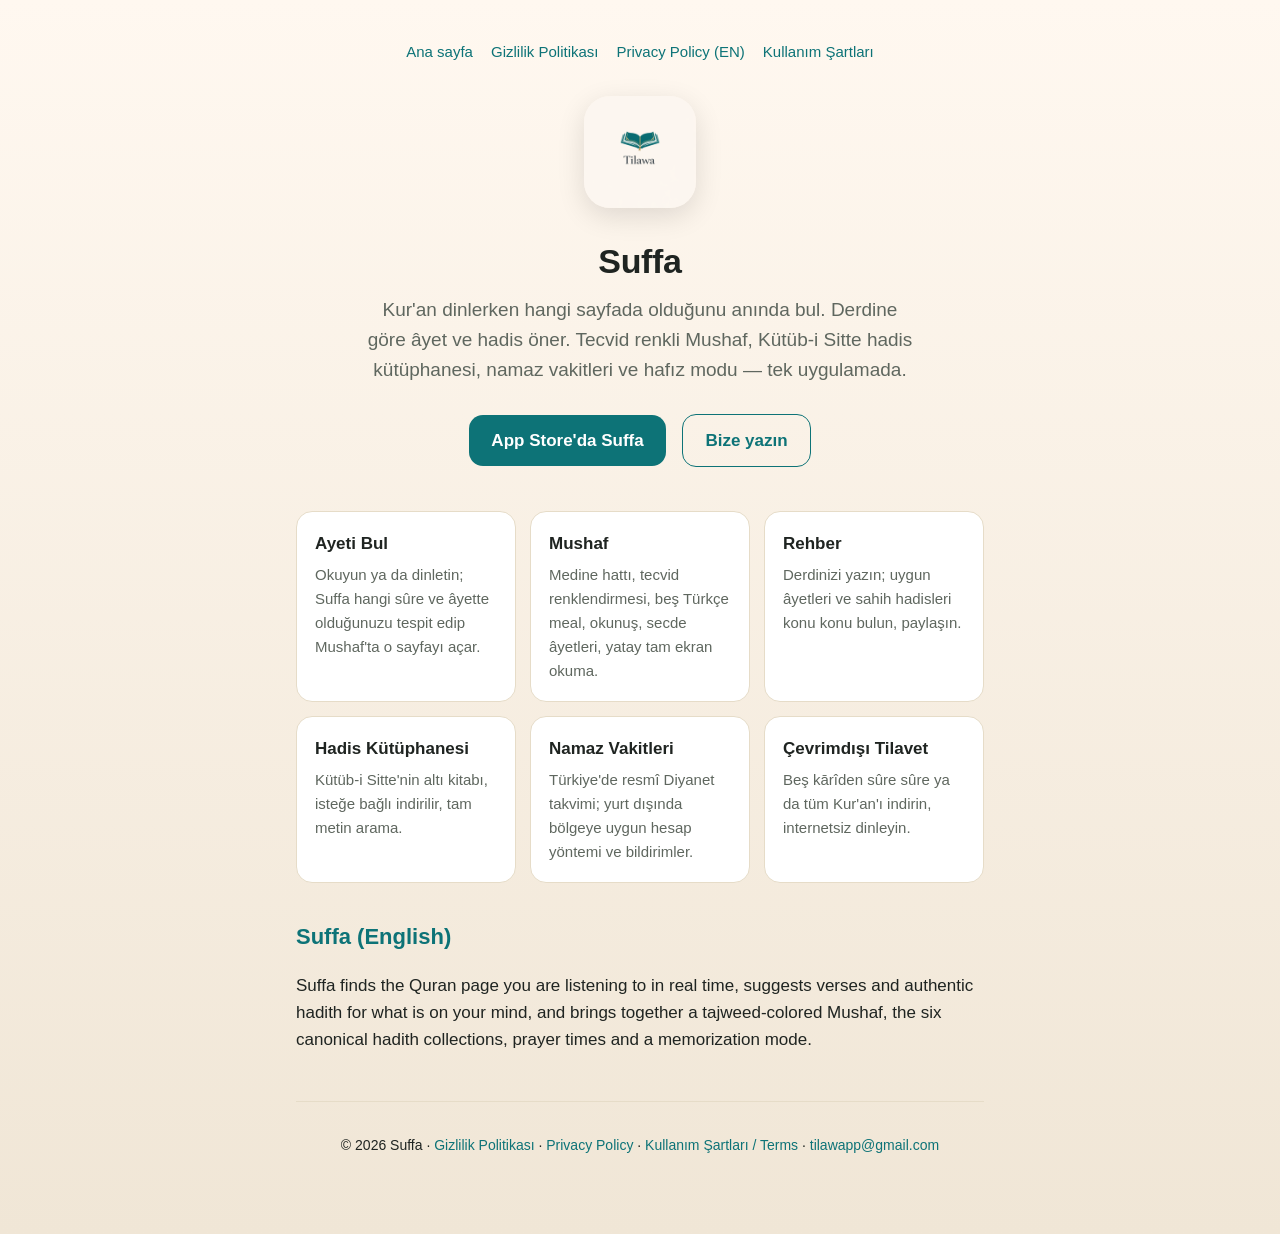
<file: index.html>
<!doctype html>
<html lang="tr">
<head>
<meta charset="utf-8">
<meta name="viewport" content="width=device-width, initial-scale=1">
<title>Suffa — Kur'an Sayfa Bulucu</title>
<meta name="description" content="Suffa: Kur'an dinlerken hangi sayfada olduğunu anında bul. Mushaf, tecvid, meal, hadis kütüphanesi, namaz vakitleri ve hafız modu.">
<link rel="icon" href="icon-256.png">
<link rel="stylesheet" href="style.css">
</head>
<body>
<div class="wrap">
  <nav class="top">
    <a href="index.html">Ana sayfa</a>
    <a href="privacy.html">Gizlilik Politikası</a>
    <a href="privacy.html#en">Privacy Policy (EN)</a>
    <a href="terms.html">Kullanım Şartları</a>
  </nav>

  <header class="hero">
    <img src="icon-256.png" alt="Suffa uygulama simgesi">
    <h1>Suffa</h1>
    <p class="lead">Kur'an dinlerken hangi sayfada olduğunu anında bul. Derdine göre âyet ve hadis öner. Tecvid renkli Mushaf, Kütüb-i Sitte hadis kütüphanesi, namaz vakitleri ve hafız modu — tek uygulamada.</p>
    <a class="cta" href="https://apps.apple.com/app/id6788907208">App Store'da Suffa</a>
    <a class="cta secondary" href="mailto:tilawapp@gmail.com">Bize yazın</a>
  </header>

  <section class="grid">
    <div class="card"><h3>Ayeti Bul</h3><p>Okuyun ya da dinletin; Suffa hangi sûre ve âyette olduğunuzu tespit edip Mushaf'ta o sayfayı açar.</p></div>
    <div class="card"><h3>Mushaf</h3><p>Medine hattı, tecvid renklendirmesi, beş Türkçe meal, okunuş, secde âyetleri, yatay tam ekran okuma.</p></div>
    <div class="card"><h3>Rehber</h3><p>Derdinizi yazın; uygun âyetleri ve sahih hadisleri konu konu bulun, paylaşın.</p></div>
    <div class="card"><h3>Hadis Kütüphanesi</h3><p>Kütüb-i Sitte'nin altı kitabı, isteğe bağlı indirilir, tam metin arama.</p></div>
    <div class="card"><h3>Namaz Vakitleri</h3><p>Türkiye'de resmî Diyanet takvimi; yurt dışında bölgeye uygun hesap yöntemi ve bildirimler.</p></div>
    <div class="card"><h3>Çevrimdışı Tilavet</h3><p>Beş kārîden sûre sûre ya da tüm Kur'an'ı indirin, internetsiz dinleyin.</p></div>
  </section>

  <h2 id="en">Suffa (English)</h2>
  <p>Suffa finds the Quran page you are listening to in real time, suggests verses and authentic hadith for what is on your mind, and brings together a tajweed-colored Mushaf, the six canonical hadith collections, prayer times and a memorization mode.</p>

  <footer>
    <p>© 2026 Suffa · <a href="privacy.html">Gizlilik Politikası</a> · <a href="privacy.html#en">Privacy Policy</a> · <a href="terms.html">Kullanım Şartları / Terms</a> · <a href="mailto:tilawapp@gmail.com">tilawapp@gmail.com</a></p>
  </footer>
</div>
</body>
</html>
</file>
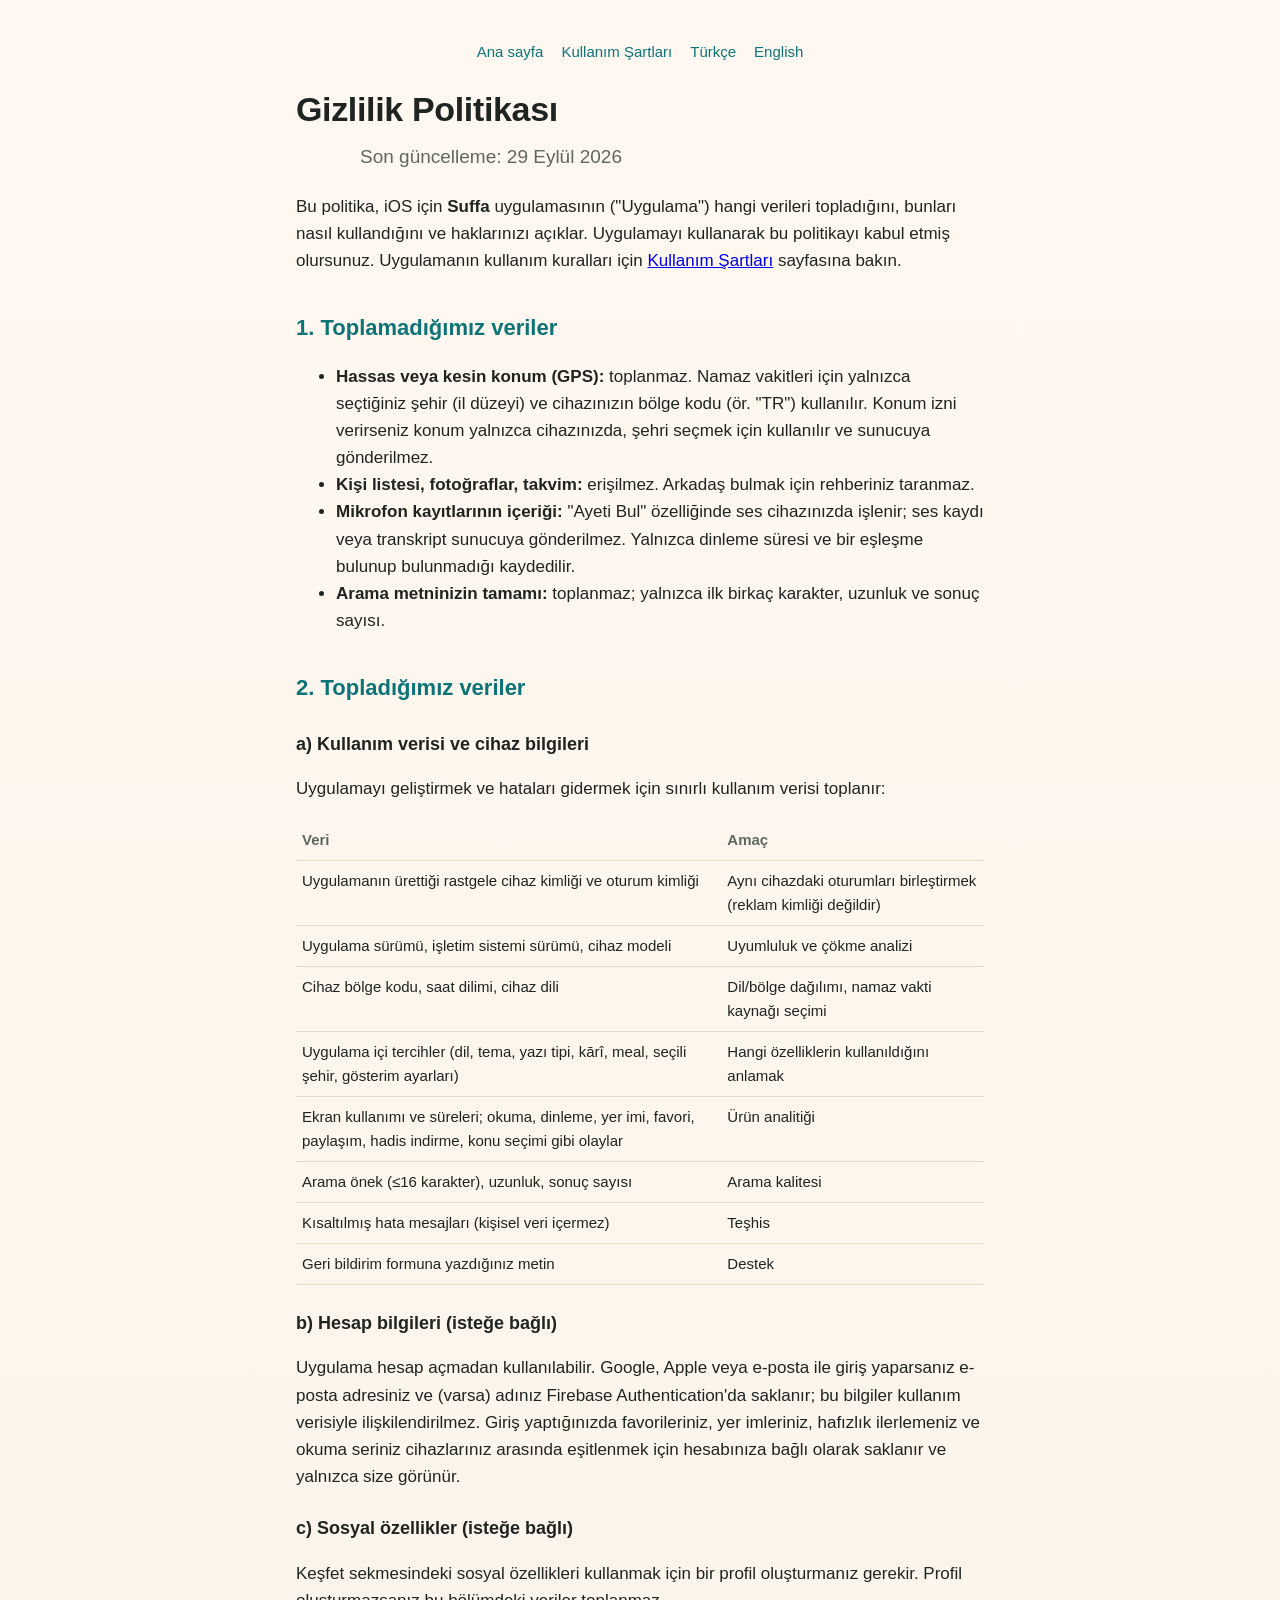
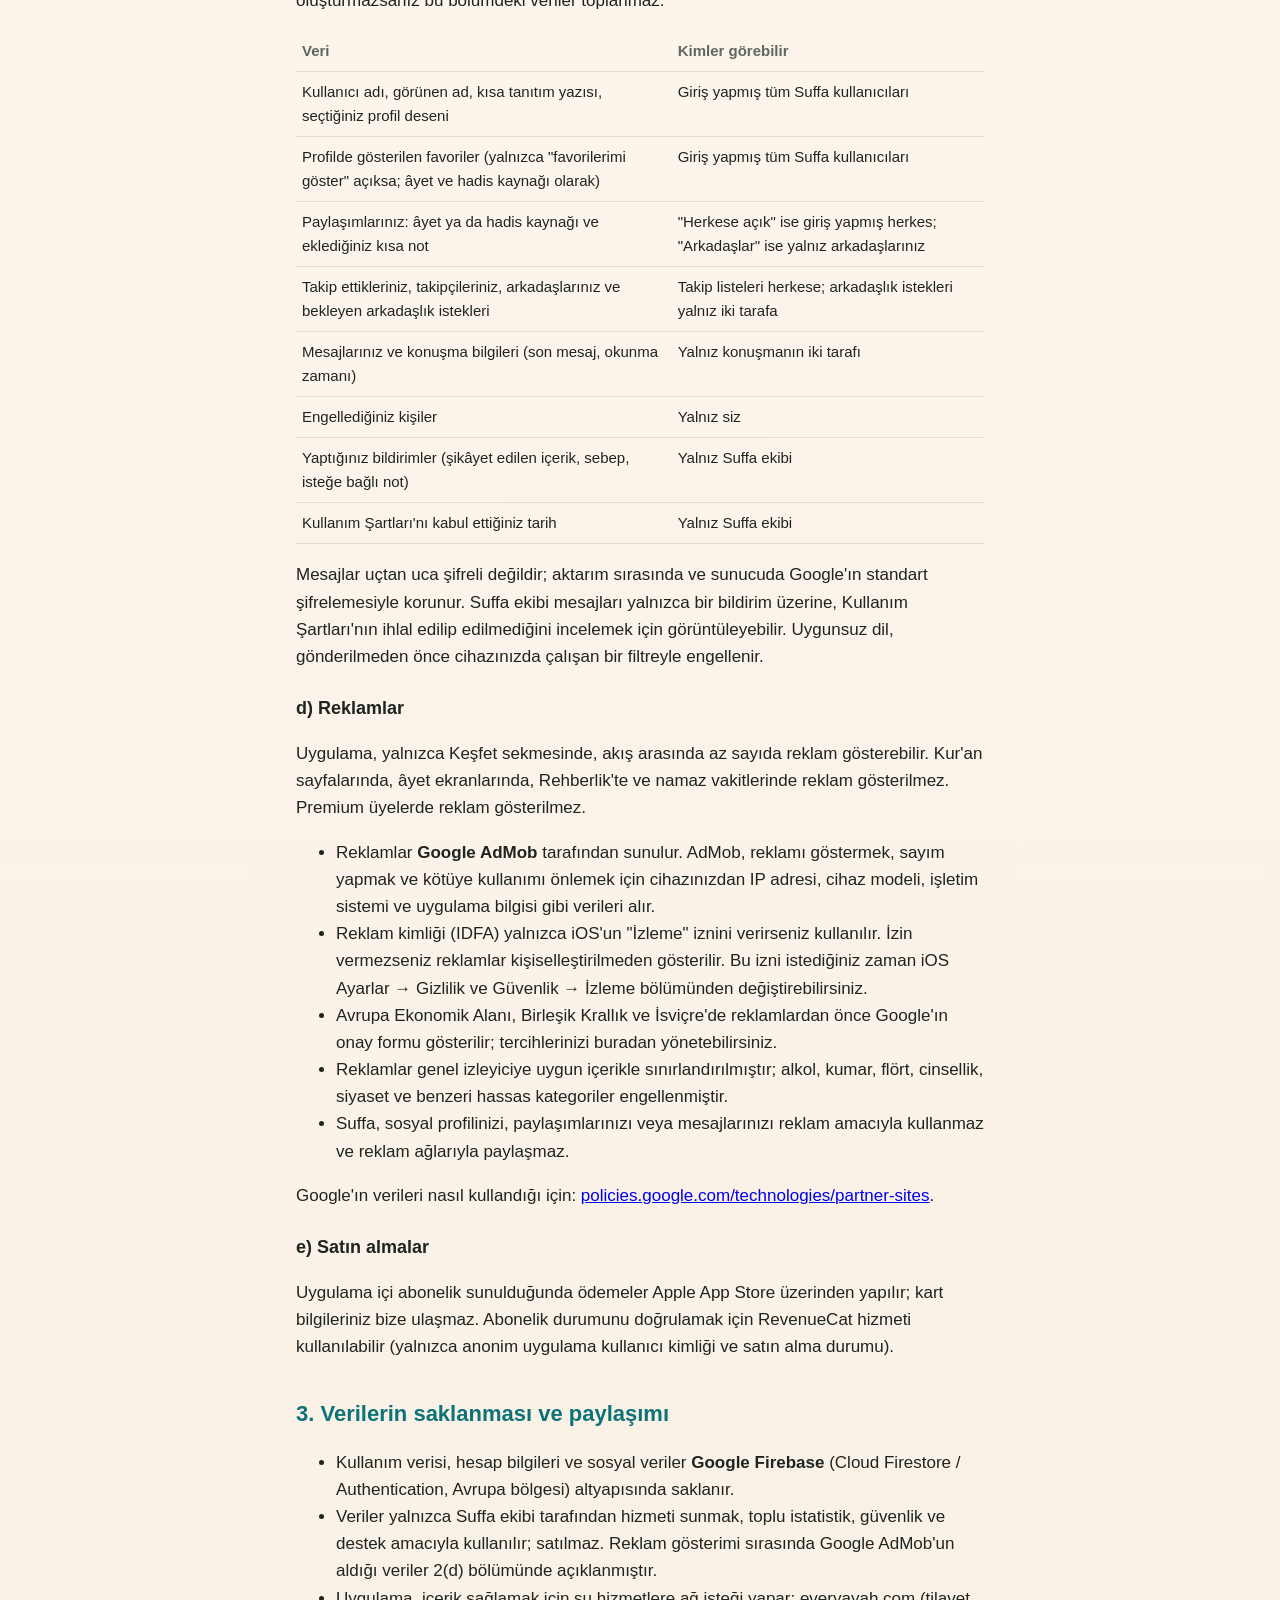
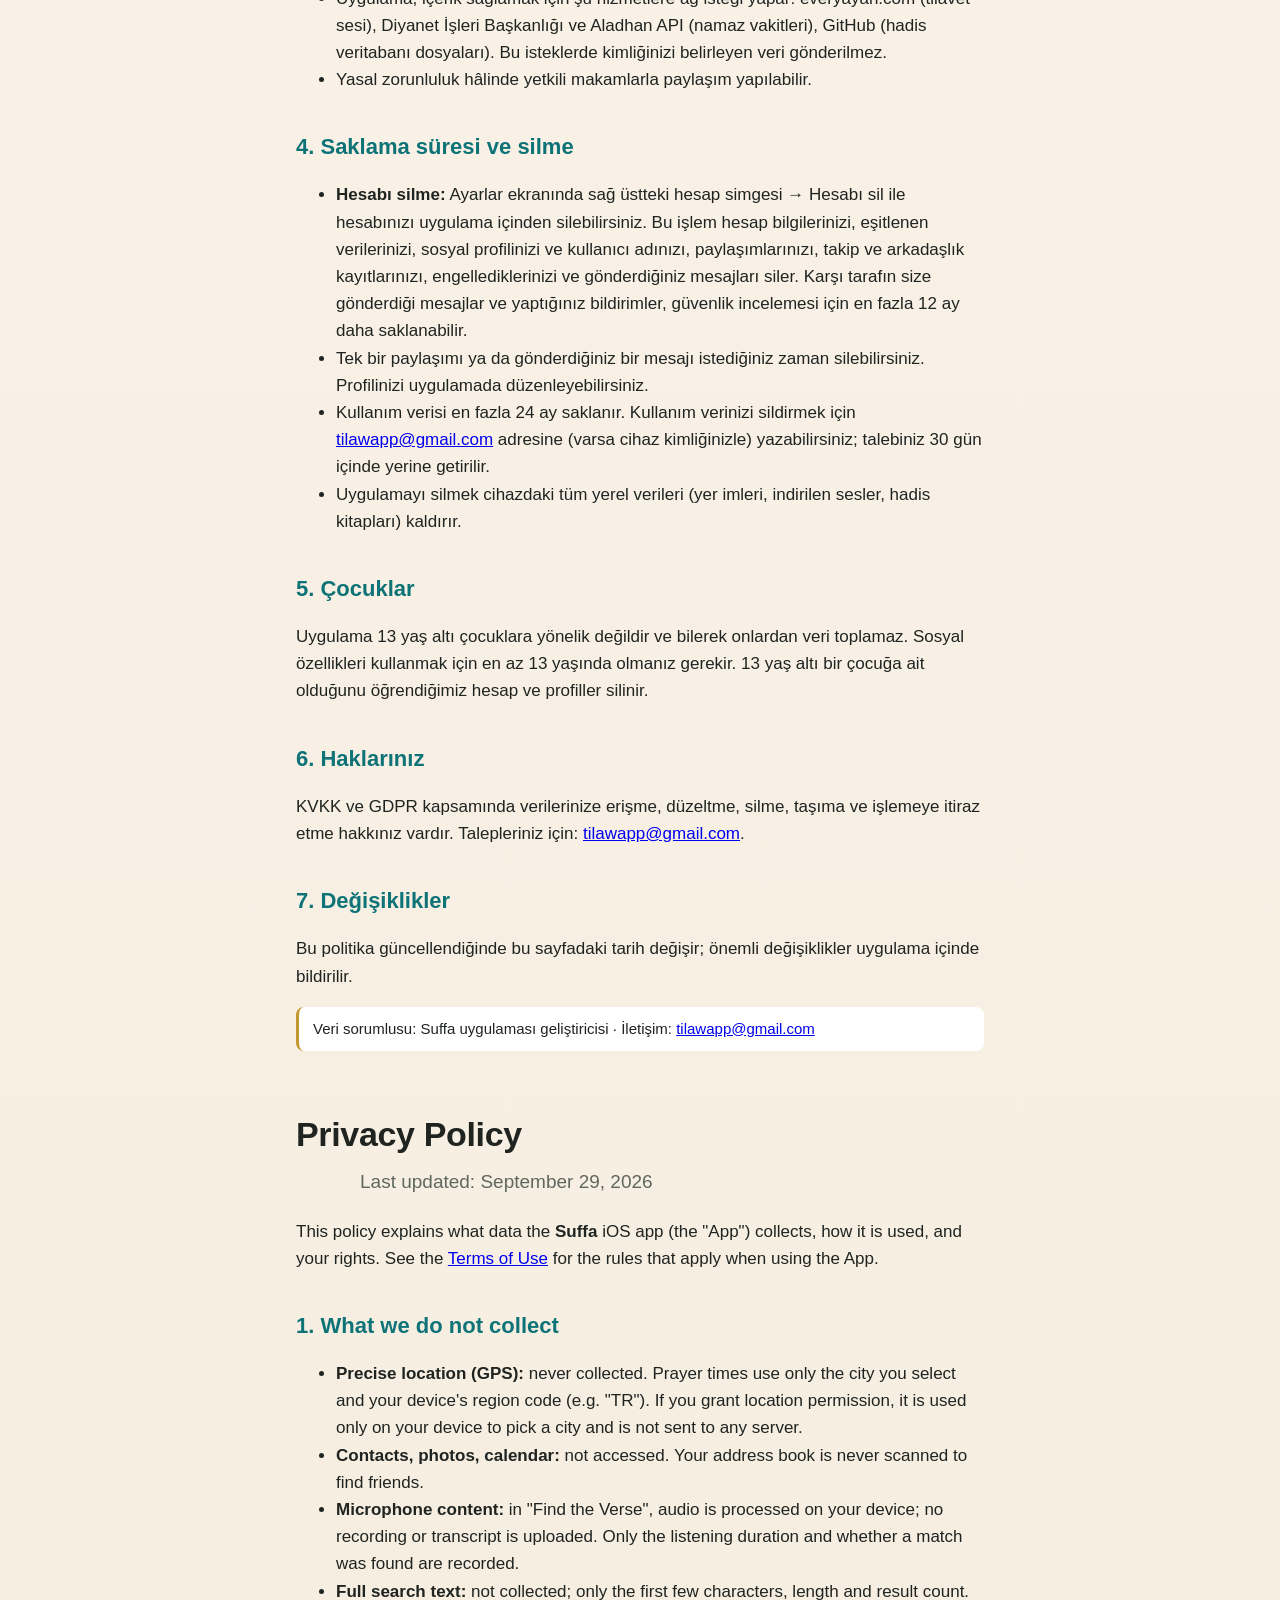
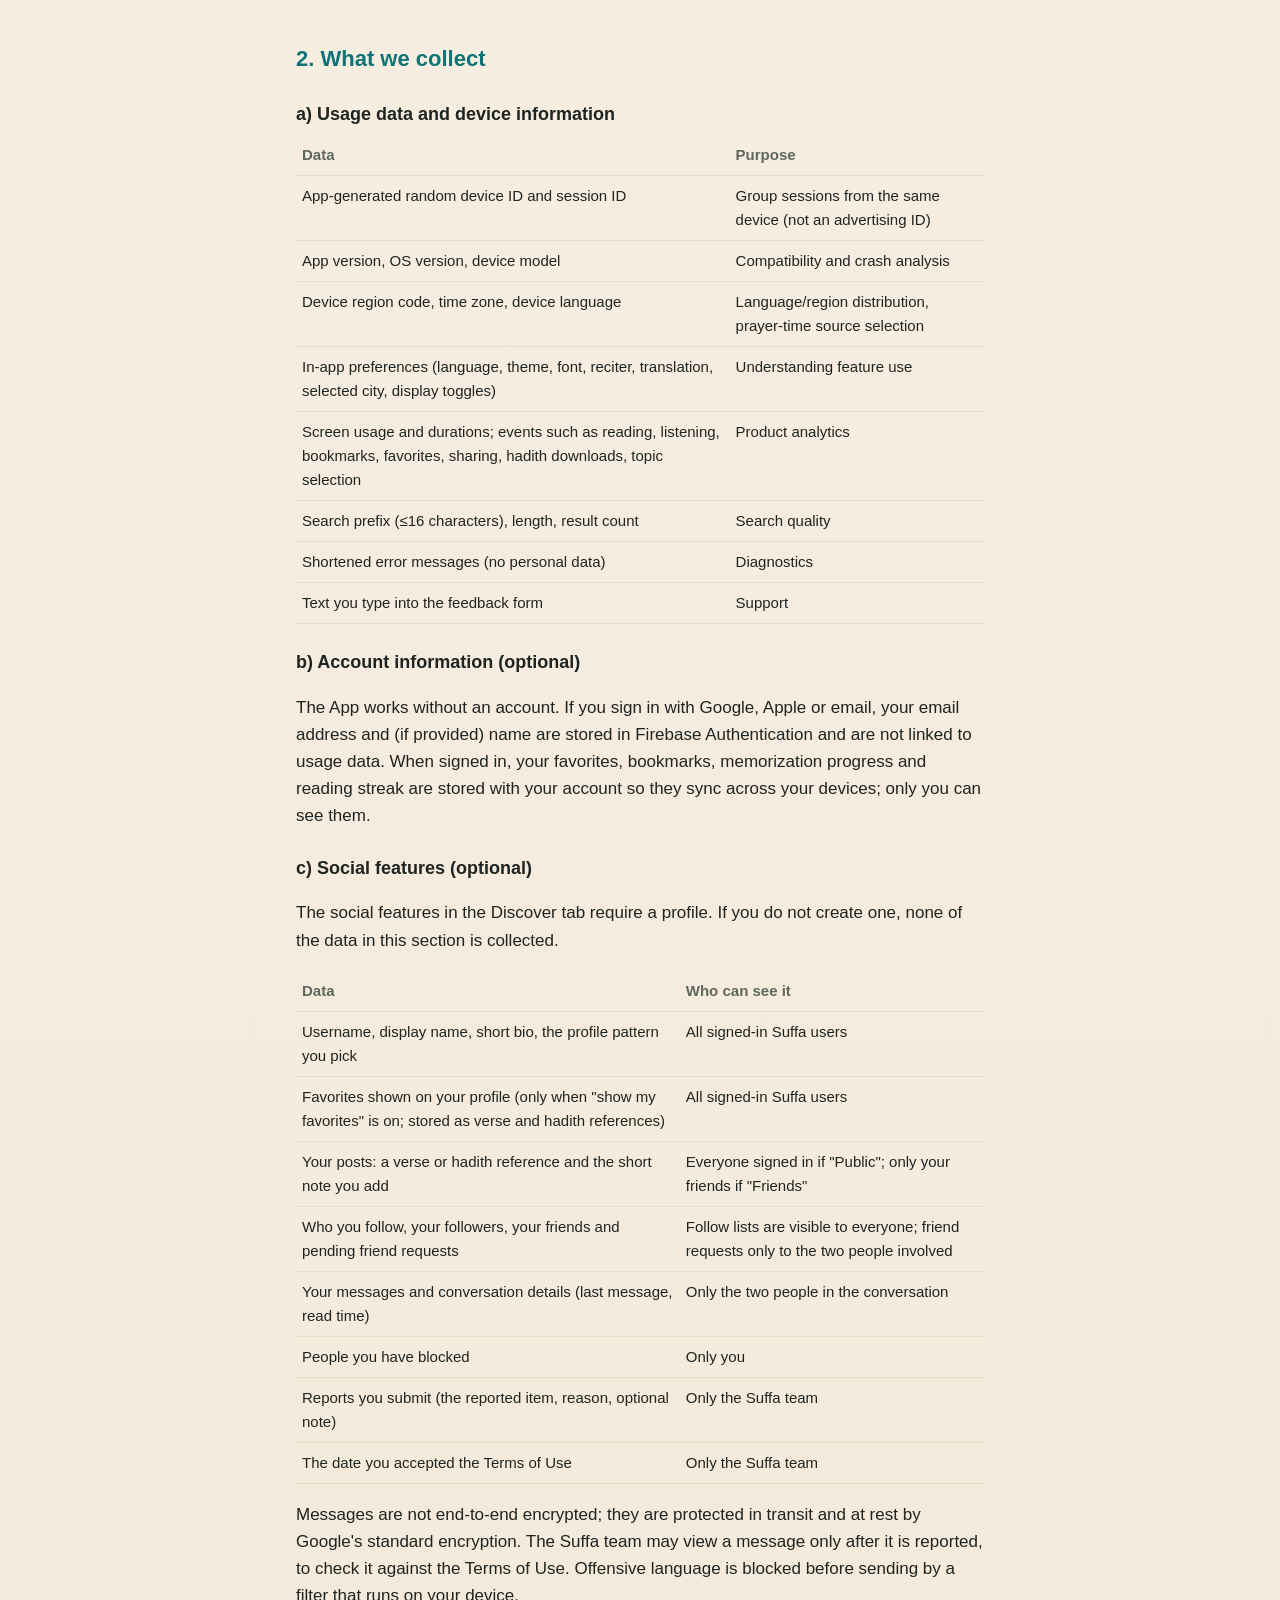
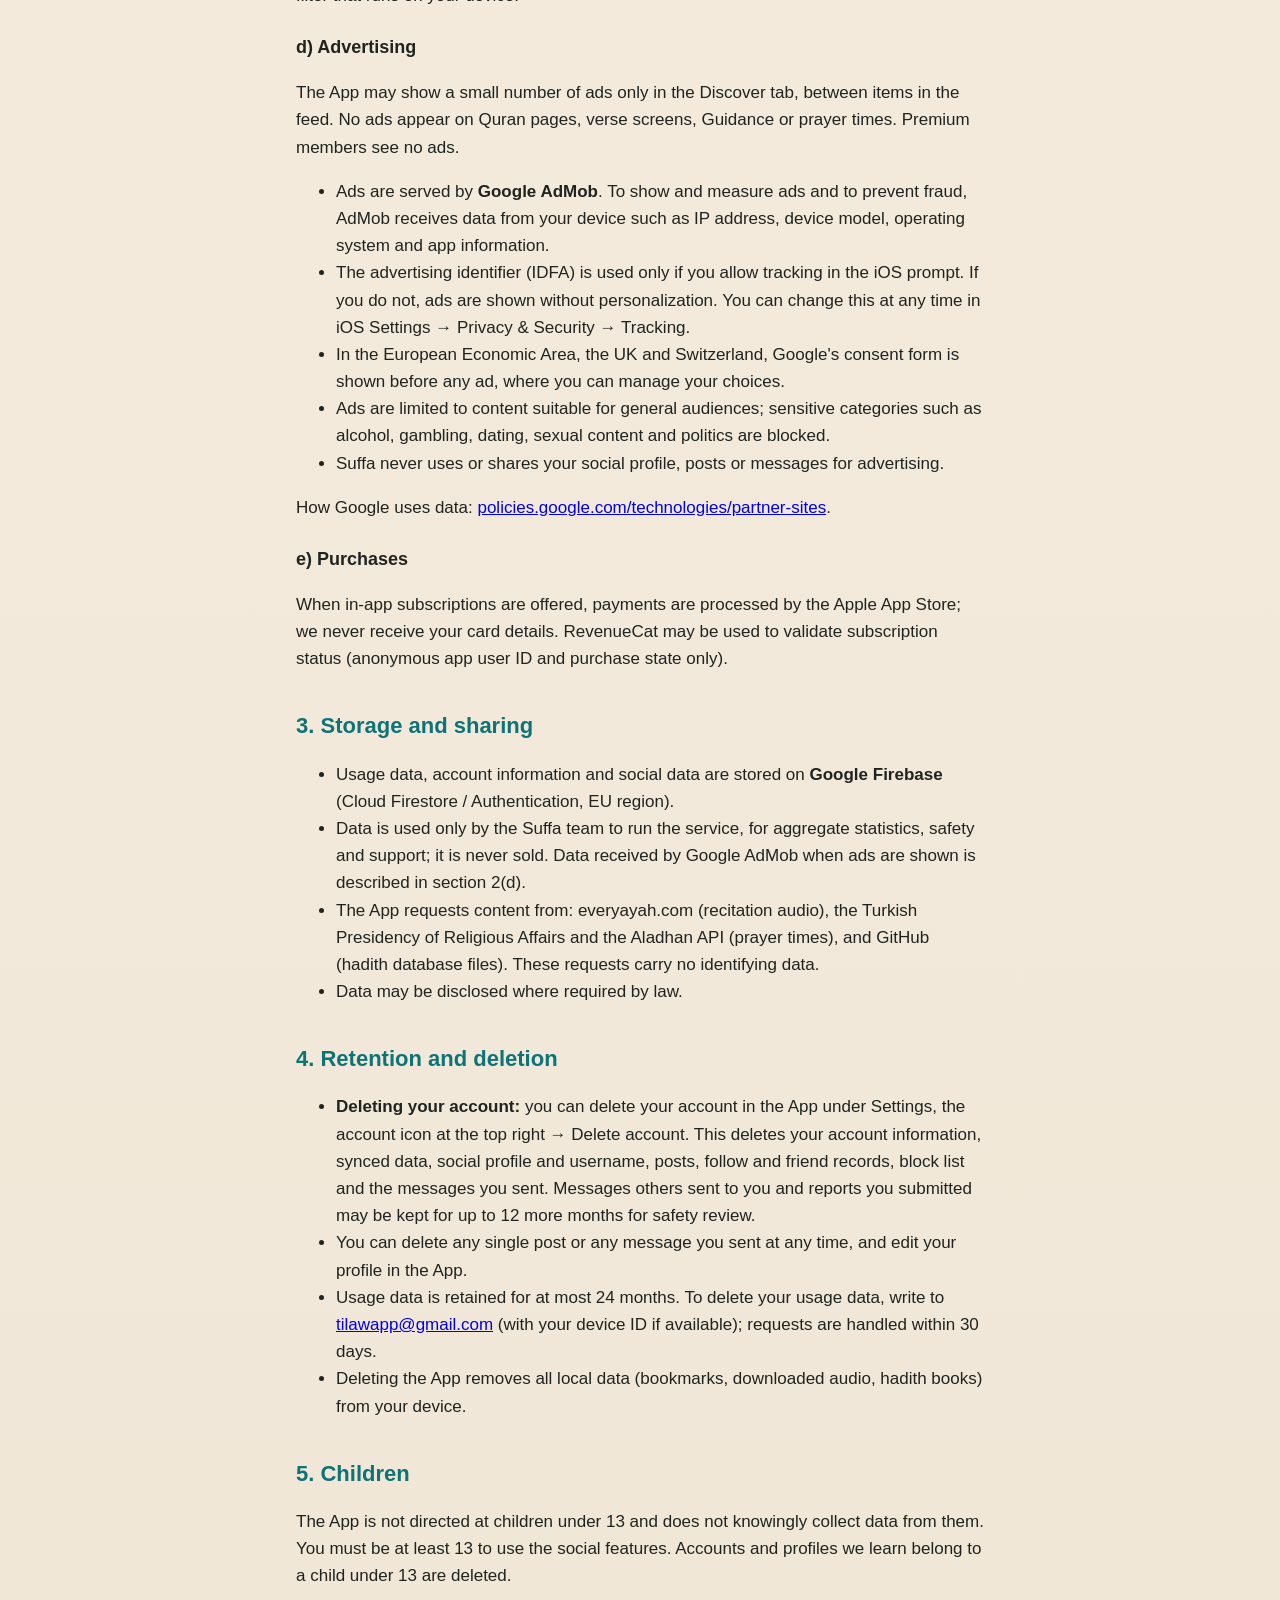
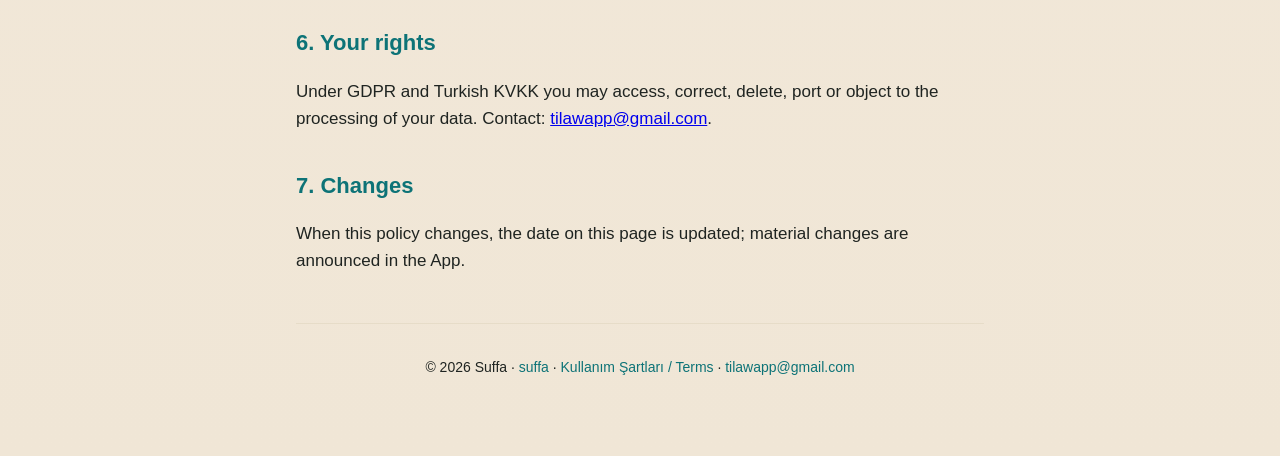
<file: privacy.html>
<!doctype html>
<html lang="tr">
<head>
<meta charset="utf-8">
<meta name="viewport" content="width=device-width, initial-scale=1">
<title>Suffa Gizlilik Politikası / Privacy Policy</title>
<meta name="description" content="Suffa uygulamasının gizlilik politikası: hangi veriler toplanır, nasıl kullanılır, nasıl silinir.">
<link rel="icon" href="icon-256.png">
<link rel="stylesheet" href="style.css">
</head>
<body>
<div class="wrap">
  <nav class="top">
    <a href="index.html">Ana sayfa</a>
    <a href="terms.html">Kullanım Şartları</a>
    <a href="#tr">Türkçe</a>
    <a href="#en">English</a>
  </nav>

  <h1 id="tr">Gizlilik Politikası</h1>
  <p class="lead">Son güncelleme: 29 Eylül 2026</p>

  <p>Bu politika, iOS için <strong>Suffa</strong> uygulamasının ("Uygulama") hangi verileri topladığını, bunları nasıl kullandığını ve haklarınızı açıklar. Uygulamayı kullanarak bu politikayı kabul etmiş olursunuz. Uygulamanın kullanım kuralları için <a href="terms.html">Kullanım Şartları</a> sayfasına bakın.</p>

  <h2>1. Toplamadığımız veriler</h2>
  <ul>
    <li><strong>Hassas veya kesin konum (GPS):</strong> toplanmaz. Namaz vakitleri için yalnızca seçtiğiniz şehir (il düzeyi) ve cihazınızın bölge kodu (ör. "TR") kullanılır. Konum izni verirseniz konum yalnızca cihazınızda, şehri seçmek için kullanılır ve sunucuya gönderilmez.</li>
    <li><strong>Kişi listesi, fotoğraflar, takvim:</strong> erişilmez. Arkadaş bulmak için rehberiniz taranmaz.</li>
    <li><strong>Mikrofon kayıtlarının içeriği:</strong> "Ayeti Bul" özelliğinde ses cihazınızda işlenir; ses kaydı veya transkript sunucuya gönderilmez. Yalnızca dinleme süresi ve bir eşleşme bulunup bulunmadığı kaydedilir.</li>
    <li><strong>Arama metninizin tamamı:</strong> toplanmaz; yalnızca ilk birkaç karakter, uzunluk ve sonuç sayısı.</li>
  </ul>

  <h2>2. Topladığımız veriler</h2>
  <h3>a) Kullanım verisi ve cihaz bilgileri</h3>
  <p>Uygulamayı geliştirmek ve hataları gidermek için sınırlı kullanım verisi toplanır:</p>
  <table>
    <tr><th>Veri</th><th>Amaç</th></tr>
    <tr><td>Uygulamanın ürettiği rastgele cihaz kimliği ve oturum kimliği</td><td>Aynı cihazdaki oturumları birleştirmek (reklam kimliği değildir)</td></tr>
    <tr><td>Uygulama sürümü, işletim sistemi sürümü, cihaz modeli</td><td>Uyumluluk ve çökme analizi</td></tr>
    <tr><td>Cihaz bölge kodu, saat dilimi, cihaz dili</td><td>Dil/bölge dağılımı, namaz vakti kaynağı seçimi</td></tr>
    <tr><td>Uygulama içi tercihler (dil, tema, yazı tipi, kārî, meal, seçili şehir, gösterim ayarları)</td><td>Hangi özelliklerin kullanıldığını anlamak</td></tr>
    <tr><td>Ekran kullanımı ve süreleri; okuma, dinleme, yer imi, favori, paylaşım, hadis indirme, konu seçimi gibi olaylar</td><td>Ürün analitiği</td></tr>
    <tr><td>Arama önek (≤16 karakter), uzunluk, sonuç sayısı</td><td>Arama kalitesi</td></tr>
    <tr><td>Kısaltılmış hata mesajları (kişisel veri içermez)</td><td>Teşhis</td></tr>
    <tr><td>Geri bildirim formuna yazdığınız metin</td><td>Destek</td></tr>
  </table>

  <h3>b) Hesap bilgileri (isteğe bağlı)</h3>
  <p>Uygulama hesap açmadan kullanılabilir. Google, Apple veya e-posta ile giriş yaparsanız e-posta adresiniz ve (varsa) adınız Firebase Authentication'da saklanır; bu bilgiler kullanım verisiyle ilişkilendirilmez. Giriş yaptığınızda favorileriniz, yer imleriniz, hafızlık ilerlemeniz ve okuma seriniz cihazlarınız arasında eşitlenmek için hesabınıza bağlı olarak saklanır ve yalnızca size görünür.</p>

  <h3>c) Sosyal özellikler (isteğe bağlı)</h3>
  <p>Keşfet sekmesindeki sosyal özellikleri kullanmak için bir profil oluşturmanız gerekir. Profil oluşturmazsanız bu bölümdeki veriler toplanmaz.</p>
  <table>
    <tr><th>Veri</th><th>Kimler görebilir</th></tr>
    <tr><td>Kullanıcı adı, görünen ad, kısa tanıtım yazısı, seçtiğiniz profil deseni</td><td>Giriş yapmış tüm Suffa kullanıcıları</td></tr>
    <tr><td>Profilde gösterilen favoriler (yalnızca "favorilerimi göster" açıksa; âyet ve hadis kaynağı olarak)</td><td>Giriş yapmış tüm Suffa kullanıcıları</td></tr>
    <tr><td>Paylaşımlarınız: âyet ya da hadis kaynağı ve eklediğiniz kısa not</td><td>"Herkese açık" ise giriş yapmış herkes; "Arkadaşlar" ise yalnız arkadaşlarınız</td></tr>
    <tr><td>Takip ettikleriniz, takipçileriniz, arkadaşlarınız ve bekleyen arkadaşlık istekleri</td><td>Takip listeleri herkese; arkadaşlık istekleri yalnız iki tarafa</td></tr>
    <tr><td>Mesajlarınız ve konuşma bilgileri (son mesaj, okunma zamanı)</td><td>Yalnız konuşmanın iki tarafı</td></tr>
    <tr><td>Engellediğiniz kişiler</td><td>Yalnız siz</td></tr>
    <tr><td>Yaptığınız bildirimler (şikâyet edilen içerik, sebep, isteğe bağlı not)</td><td>Yalnız Suffa ekibi</td></tr>
    <tr><td>Kullanım Şartları'nı kabul ettiğiniz tarih</td><td>Yalnız Suffa ekibi</td></tr>
  </table>
  <p>Mesajlar uçtan uca şifreli değildir; aktarım sırasında ve sunucuda Google'ın standart şifrelemesiyle korunur. Suffa ekibi mesajları yalnızca bir bildirim üzerine, Kullanım Şartları'nın ihlal edilip edilmediğini incelemek için görüntüleyebilir. Uygunsuz dil, gönderilmeden önce cihazınızda çalışan bir filtreyle engellenir.</p>

  <h3>d) Reklamlar</h3>
  <p>Uygulama, yalnızca Keşfet sekmesinde, akış arasında az sayıda reklam gösterebilir. Kur'an sayfalarında, âyet ekranlarında, Rehberlik'te ve namaz vakitlerinde reklam gösterilmez. Premium üyelerde reklam gösterilmez.</p>
  <ul>
    <li>Reklamlar <strong>Google AdMob</strong> tarafından sunulur. AdMob, reklamı göstermek, sayım yapmak ve kötüye kullanımı önlemek için cihazınızdan IP adresi, cihaz modeli, işletim sistemi ve uygulama bilgisi gibi verileri alır.</li>
    <li>Reklam kimliği (IDFA) yalnızca iOS'un "İzleme" iznini verirseniz kullanılır. İzin vermezseniz reklamlar kişiselleştirilmeden gösterilir. Bu izni istediğiniz zaman iOS Ayarlar → Gizlilik ve Güvenlik → İzleme bölümünden değiştirebilirsiniz.</li>
    <li>Avrupa Ekonomik Alanı, Birleşik Krallık ve İsviçre'de reklamlardan önce Google'ın onay formu gösterilir; tercihlerinizi buradan yönetebilirsiniz.</li>
    <li>Reklamlar genel izleyiciye uygun içerikle sınırlandırılmıştır; alkol, kumar, flört, cinsellik, siyaset ve benzeri hassas kategoriler engellenmiştir.</li>
    <li>Suffa, sosyal profilinizi, paylaşımlarınızı veya mesajlarınızı reklam amacıyla kullanmaz ve reklam ağlarıyla paylaşmaz.</li>
  </ul>
  <p>Google'ın verileri nasıl kullandığı için: <a href="https://policies.google.com/technologies/partner-sites">policies.google.com/technologies/partner-sites</a>.</p>

  <h3>e) Satın almalar</h3>
  <p>Uygulama içi abonelik sunulduğunda ödemeler Apple App Store üzerinden yapılır; kart bilgileriniz bize ulaşmaz. Abonelik durumunu doğrulamak için RevenueCat hizmeti kullanılabilir (yalnızca anonim uygulama kullanıcı kimliği ve satın alma durumu).</p>

  <h2>3. Verilerin saklanması ve paylaşımı</h2>
  <ul>
    <li>Kullanım verisi, hesap bilgileri ve sosyal veriler <strong>Google Firebase</strong> (Cloud Firestore / Authentication, Avrupa bölgesi) altyapısında saklanır.</li>
    <li>Veriler yalnızca Suffa ekibi tarafından hizmeti sunmak, toplu istatistik, güvenlik ve destek amacıyla kullanılır; satılmaz. Reklam gösterimi sırasında Google AdMob'un aldığı veriler 2(d) bölümünde açıklanmıştır.</li>
    <li>Uygulama, içerik sağlamak için şu hizmetlere ağ isteği yapar: everyayah.com (tilavet sesi), Diyanet İşleri Başkanlığı ve Aladhan API (namaz vakitleri), GitHub (hadis veritabanı dosyaları). Bu isteklerde kimliğinizi belirleyen veri gönderilmez.</li>
    <li>Yasal zorunluluk hâlinde yetkili makamlarla paylaşım yapılabilir.</li>
  </ul>

  <h2>4. Saklama süresi ve silme</h2>
  <ul>
    <li><strong>Hesabı silme:</strong> Ayarlar ekranında sağ üstteki hesap simgesi → Hesabı sil ile hesabınızı uygulama içinden silebilirsiniz. Bu işlem hesap bilgilerinizi, eşitlenen verilerinizi, sosyal profilinizi ve kullanıcı adınızı, paylaşımlarınızı, takip ve arkadaşlık kayıtlarınızı, engellediklerinizi ve gönderdiğiniz mesajları siler. Karşı tarafın size gönderdiği mesajlar ve yaptığınız bildirimler, güvenlik incelemesi için en fazla 12 ay daha saklanabilir.</li>
    <li>Tek bir paylaşımı ya da gönderdiğiniz bir mesajı istediğiniz zaman silebilirsiniz. Profilinizi uygulamada düzenleyebilirsiniz.</li>
    <li>Kullanım verisi en fazla 24 ay saklanır. Kullanım verinizi sildirmek için <a href="mailto:tilawapp@gmail.com">tilawapp@gmail.com</a> adresine (varsa cihaz kimliğinizle) yazabilirsiniz; talebiniz 30 gün içinde yerine getirilir.</li>
    <li>Uygulamayı silmek cihazdaki tüm yerel verileri (yer imleri, indirilen sesler, hadis kitapları) kaldırır.</li>
  </ul>

  <h2>5. Çocuklar</h2>
  <p>Uygulama 13 yaş altı çocuklara yönelik değildir ve bilerek onlardan veri toplamaz. Sosyal özellikleri kullanmak için en az 13 yaşında olmanız gerekir. 13 yaş altı bir çocuğa ait olduğunu öğrendiğimiz hesap ve profiller silinir.</p>

  <h2>6. Haklarınız</h2>
  <p>KVKK ve GDPR kapsamında verilerinize erişme, düzeltme, silme, taşıma ve işlemeye itiraz etme hakkınız vardır. Talepleriniz için: <a href="mailto:tilawapp@gmail.com">tilawapp@gmail.com</a>.</p>

  <h2>7. Değişiklikler</h2>
  <p>Bu politika güncellendiğinde bu sayfadaki tarih değişir; önemli değişiklikler uygulama içinde bildirilir.</p>

  <div class="note">Veri sorumlusu: Suffa uygulaması geliştiricisi · İletişim: <a href="mailto:tilawapp@gmail.com">tilawapp@gmail.com</a></div>

  <h1 id="en" style="margin-top:56px">Privacy Policy</h1>
  <p class="lead">Last updated: September 29, 2026</p>

  <p>This policy explains what data the <strong>Suffa</strong> iOS app (the "App") collects, how it is used, and your rights. See the <a href="terms.html#en">Terms of Use</a> for the rules that apply when using the App.</p>

  <h2>1. What we do not collect</h2>
  <ul>
    <li><strong>Precise location (GPS):</strong> never collected. Prayer times use only the city you select and your device's region code (e.g. "TR"). If you grant location permission, it is used only on your device to pick a city and is not sent to any server.</li>
    <li><strong>Contacts, photos, calendar:</strong> not accessed. Your address book is never scanned to find friends.</li>
    <li><strong>Microphone content:</strong> in "Find the Verse", audio is processed on your device; no recording or transcript is uploaded. Only the listening duration and whether a match was found are recorded.</li>
    <li><strong>Full search text:</strong> not collected; only the first few characters, length and result count.</li>
  </ul>

  <h2>2. What we collect</h2>
  <h3>a) Usage data and device information</h3>
  <table>
    <tr><th>Data</th><th>Purpose</th></tr>
    <tr><td>App-generated random device ID and session ID</td><td>Group sessions from the same device (not an advertising ID)</td></tr>
    <tr><td>App version, OS version, device model</td><td>Compatibility and crash analysis</td></tr>
    <tr><td>Device region code, time zone, device language</td><td>Language/region distribution, prayer-time source selection</td></tr>
    <tr><td>In-app preferences (language, theme, font, reciter, translation, selected city, display toggles)</td><td>Understanding feature use</td></tr>
    <tr><td>Screen usage and durations; events such as reading, listening, bookmarks, favorites, sharing, hadith downloads, topic selection</td><td>Product analytics</td></tr>
    <tr><td>Search prefix (≤16 characters), length, result count</td><td>Search quality</td></tr>
    <tr><td>Shortened error messages (no personal data)</td><td>Diagnostics</td></tr>
    <tr><td>Text you type into the feedback form</td><td>Support</td></tr>
  </table>

  <h3>b) Account information (optional)</h3>
  <p>The App works without an account. If you sign in with Google, Apple or email, your email address and (if provided) name are stored in Firebase Authentication and are not linked to usage data. When signed in, your favorites, bookmarks, memorization progress and reading streak are stored with your account so they sync across your devices; only you can see them.</p>

  <h3>c) Social features (optional)</h3>
  <p>The social features in the Discover tab require a profile. If you do not create one, none of the data in this section is collected.</p>
  <table>
    <tr><th>Data</th><th>Who can see it</th></tr>
    <tr><td>Username, display name, short bio, the profile pattern you pick</td><td>All signed-in Suffa users</td></tr>
    <tr><td>Favorites shown on your profile (only when "show my favorites" is on; stored as verse and hadith references)</td><td>All signed-in Suffa users</td></tr>
    <tr><td>Your posts: a verse or hadith reference and the short note you add</td><td>Everyone signed in if "Public"; only your friends if "Friends"</td></tr>
    <tr><td>Who you follow, your followers, your friends and pending friend requests</td><td>Follow lists are visible to everyone; friend requests only to the two people involved</td></tr>
    <tr><td>Your messages and conversation details (last message, read time)</td><td>Only the two people in the conversation</td></tr>
    <tr><td>People you have blocked</td><td>Only you</td></tr>
    <tr><td>Reports you submit (the reported item, reason, optional note)</td><td>Only the Suffa team</td></tr>
    <tr><td>The date you accepted the Terms of Use</td><td>Only the Suffa team</td></tr>
  </table>
  <p>Messages are not end-to-end encrypted; they are protected in transit and at rest by Google's standard encryption. The Suffa team may view a message only after it is reported, to check it against the Terms of Use. Offensive language is blocked before sending by a filter that runs on your device.</p>

  <h3>d) Advertising</h3>
  <p>The App may show a small number of ads only in the Discover tab, between items in the feed. No ads appear on Quran pages, verse screens, Guidance or prayer times. Premium members see no ads.</p>
  <ul>
    <li>Ads are served by <strong>Google AdMob</strong>. To show and measure ads and to prevent fraud, AdMob receives data from your device such as IP address, device model, operating system and app information.</li>
    <li>The advertising identifier (IDFA) is used only if you allow tracking in the iOS prompt. If you do not, ads are shown without personalization. You can change this at any time in iOS Settings → Privacy &amp; Security → Tracking.</li>
    <li>In the European Economic Area, the UK and Switzerland, Google's consent form is shown before any ad, where you can manage your choices.</li>
    <li>Ads are limited to content suitable for general audiences; sensitive categories such as alcohol, gambling, dating, sexual content and politics are blocked.</li>
    <li>Suffa never uses or shares your social profile, posts or messages for advertising.</li>
  </ul>
  <p>How Google uses data: <a href="https://policies.google.com/technologies/partner-sites">policies.google.com/technologies/partner-sites</a>.</p>

  <h3>e) Purchases</h3>
  <p>When in-app subscriptions are offered, payments are processed by the Apple App Store; we never receive your card details. RevenueCat may be used to validate subscription status (anonymous app user ID and purchase state only).</p>

  <h2>3. Storage and sharing</h2>
  <ul>
    <li>Usage data, account information and social data are stored on <strong>Google Firebase</strong> (Cloud Firestore / Authentication, EU region).</li>
    <li>Data is used only by the Suffa team to run the service, for aggregate statistics, safety and support; it is never sold. Data received by Google AdMob when ads are shown is described in section 2(d).</li>
    <li>The App requests content from: everyayah.com (recitation audio), the Turkish Presidency of Religious Affairs and the Aladhan API (prayer times), and GitHub (hadith database files). These requests carry no identifying data.</li>
    <li>Data may be disclosed where required by law.</li>
  </ul>

  <h2>4. Retention and deletion</h2>
  <ul>
    <li><strong>Deleting your account:</strong> you can delete your account in the App under Settings, the account icon at the top right → Delete account. This deletes your account information, synced data, social profile and username, posts, follow and friend records, block list and the messages you sent. Messages others sent to you and reports you submitted may be kept for up to 12 more months for safety review.</li>
    <li>You can delete any single post or any message you sent at any time, and edit your profile in the App.</li>
    <li>Usage data is retained for at most 24 months. To delete your usage data, write to <a href="mailto:tilawapp@gmail.com">tilawapp@gmail.com</a> (with your device ID if available); requests are handled within 30 days.</li>
    <li>Deleting the App removes all local data (bookmarks, downloaded audio, hadith books) from your device.</li>
  </ul>

  <h2>5. Children</h2>
  <p>The App is not directed at children under 13 and does not knowingly collect data from them. You must be at least 13 to use the social features. Accounts and profiles we learn belong to a child under 13 are deleted.</p>

  <h2>6. Your rights</h2>
  <p>Under GDPR and Turkish KVKK you may access, correct, delete, port or object to the processing of your data. Contact: <a href="mailto:tilawapp@gmail.com">tilawapp@gmail.com</a>.</p>

  <h2>7. Changes</h2>
  <p>When this policy changes, the date on this page is updated; material changes are announced in the App.</p>

  <footer>
    <p>© 2026 Suffa · <a href="index.html">suffa</a> · <a href="terms.html">Kullanım Şartları / Terms</a> · <a href="mailto:tilawapp@gmail.com">tilawapp@gmail.com</a></p>
  </footer>
</div>
</body>
</html>
</file>
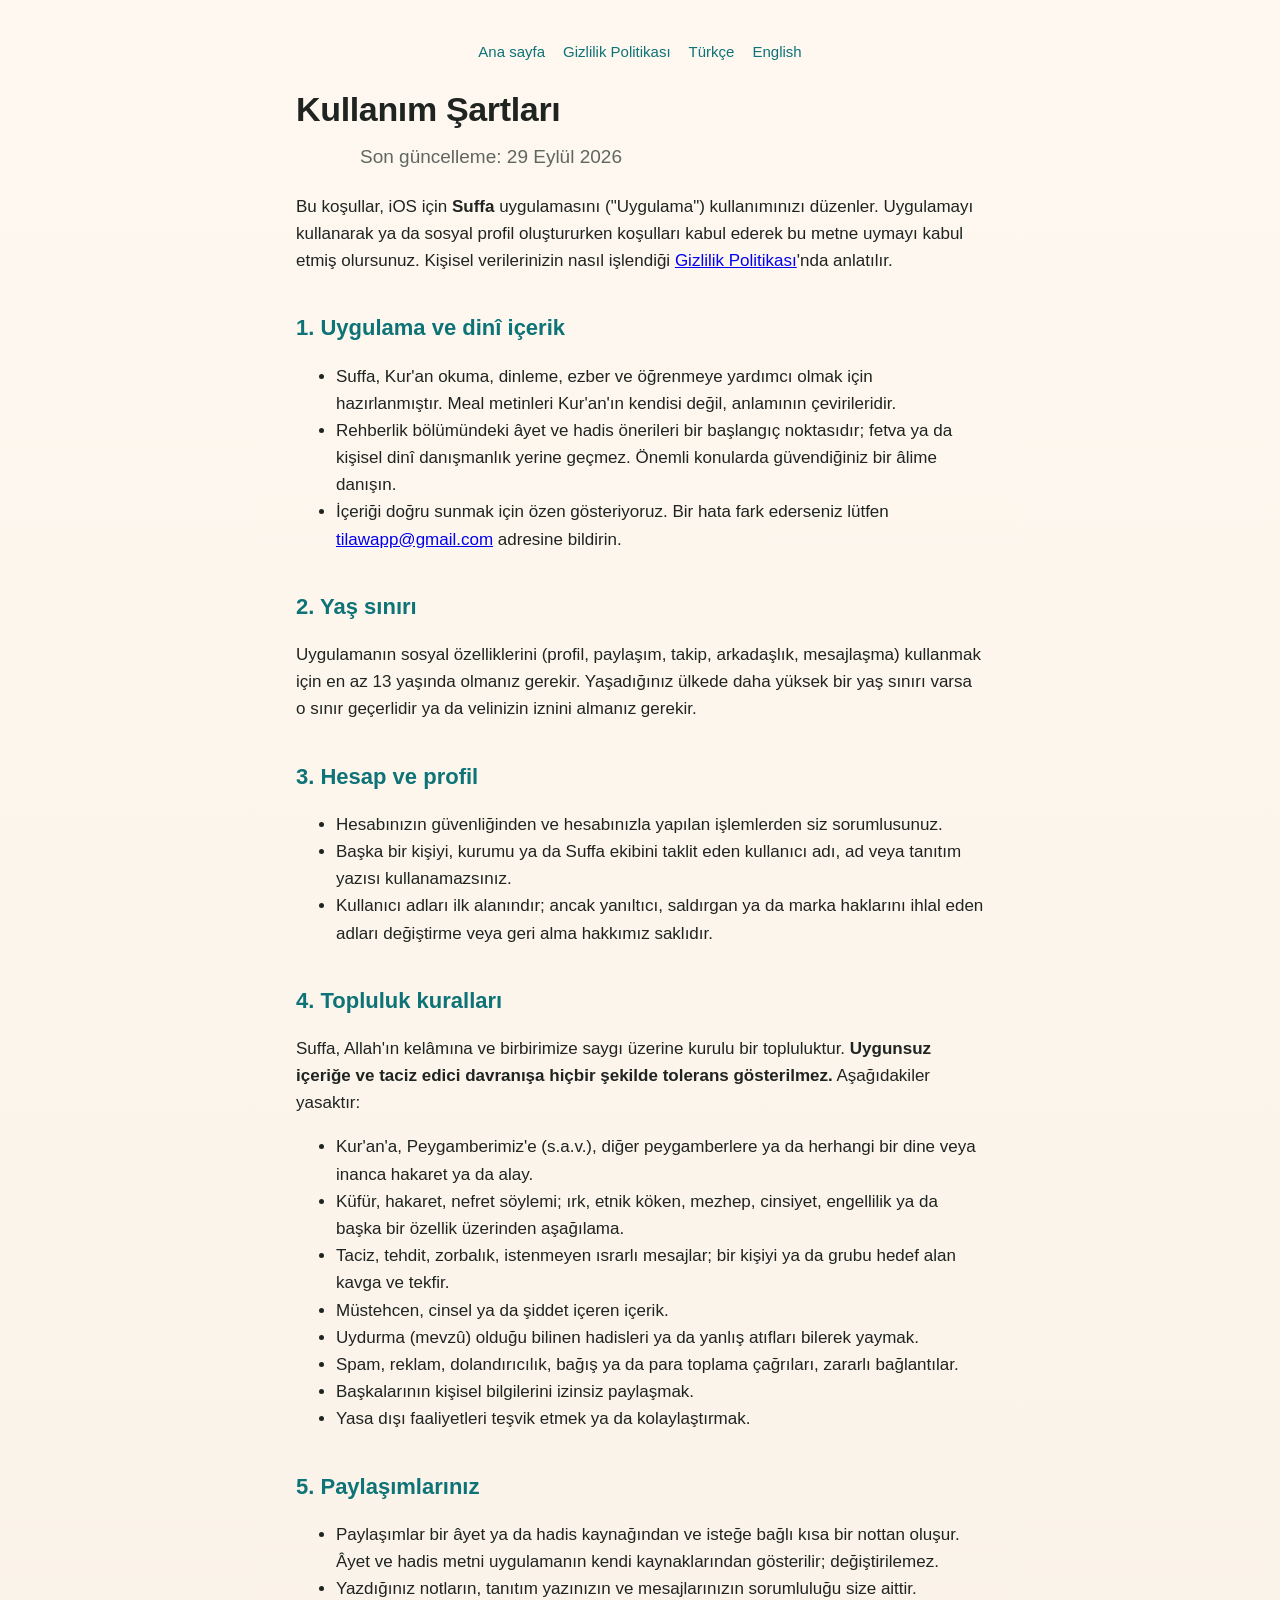
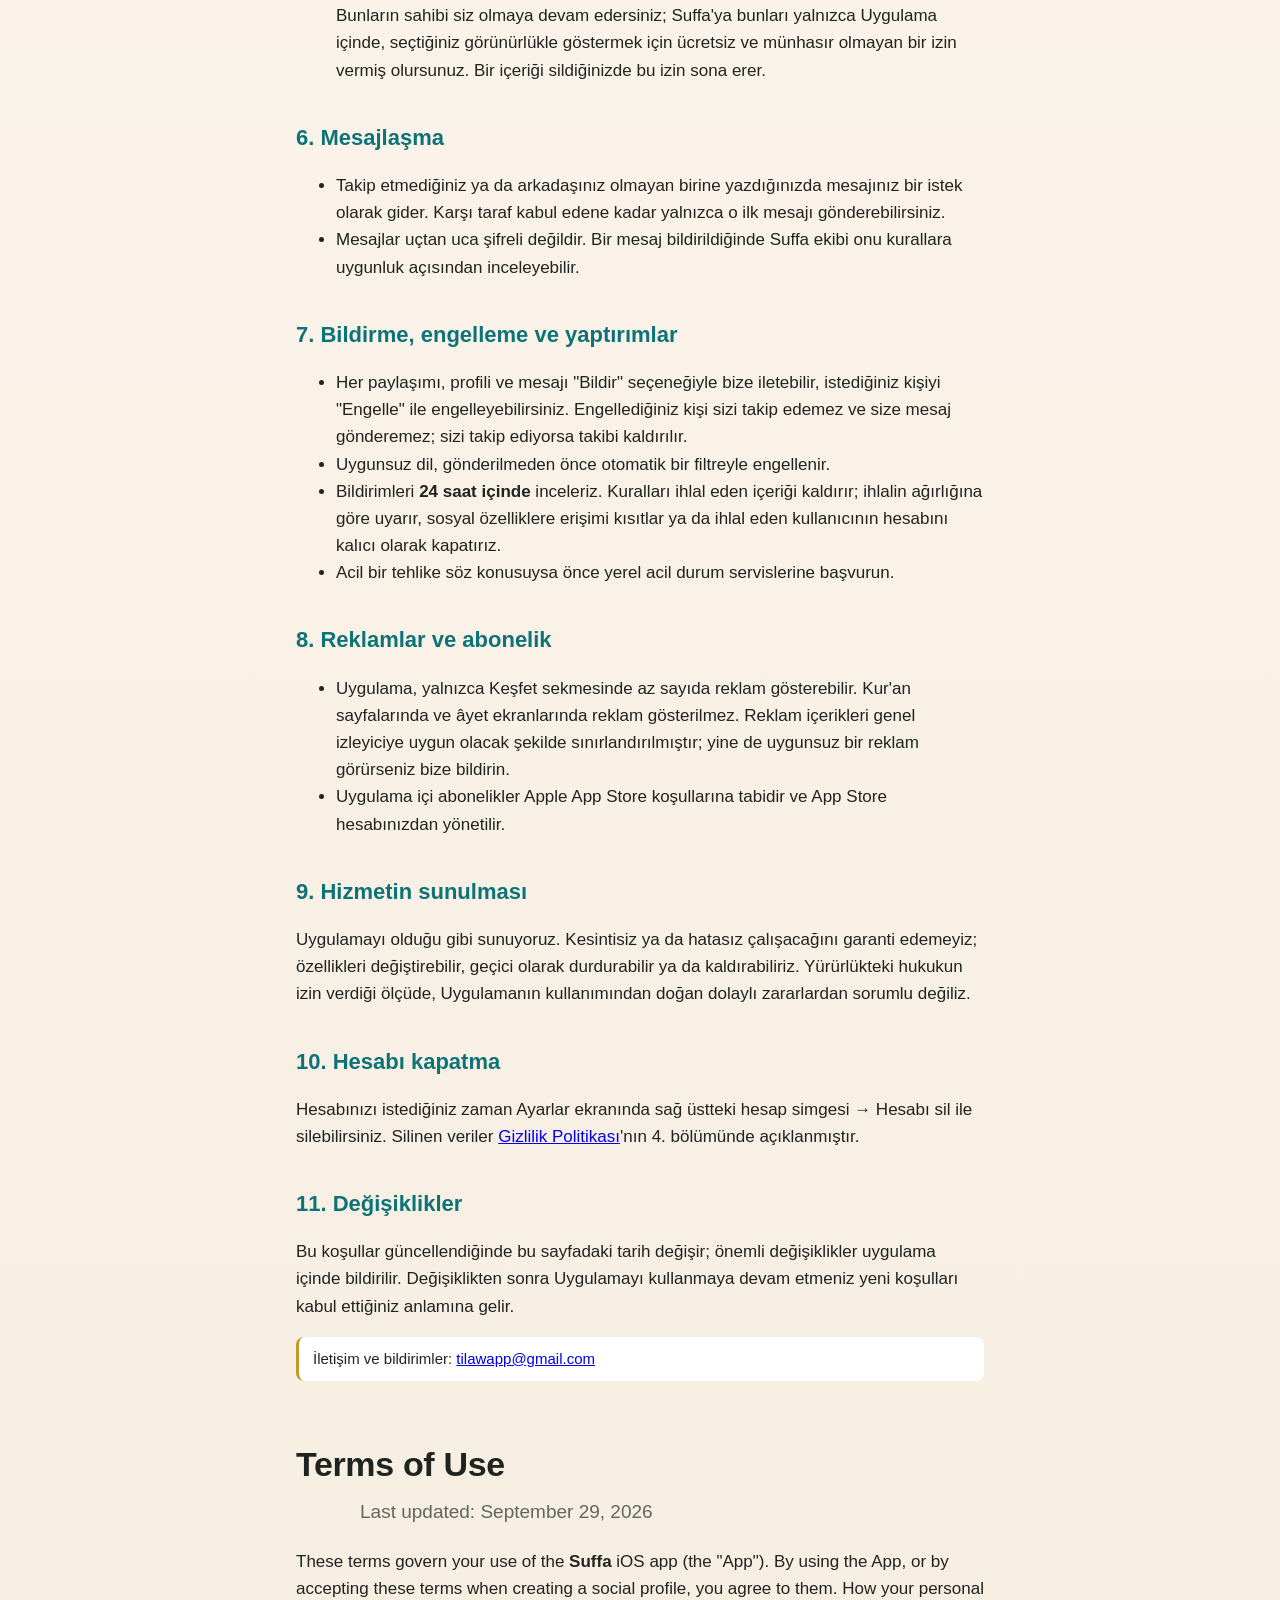
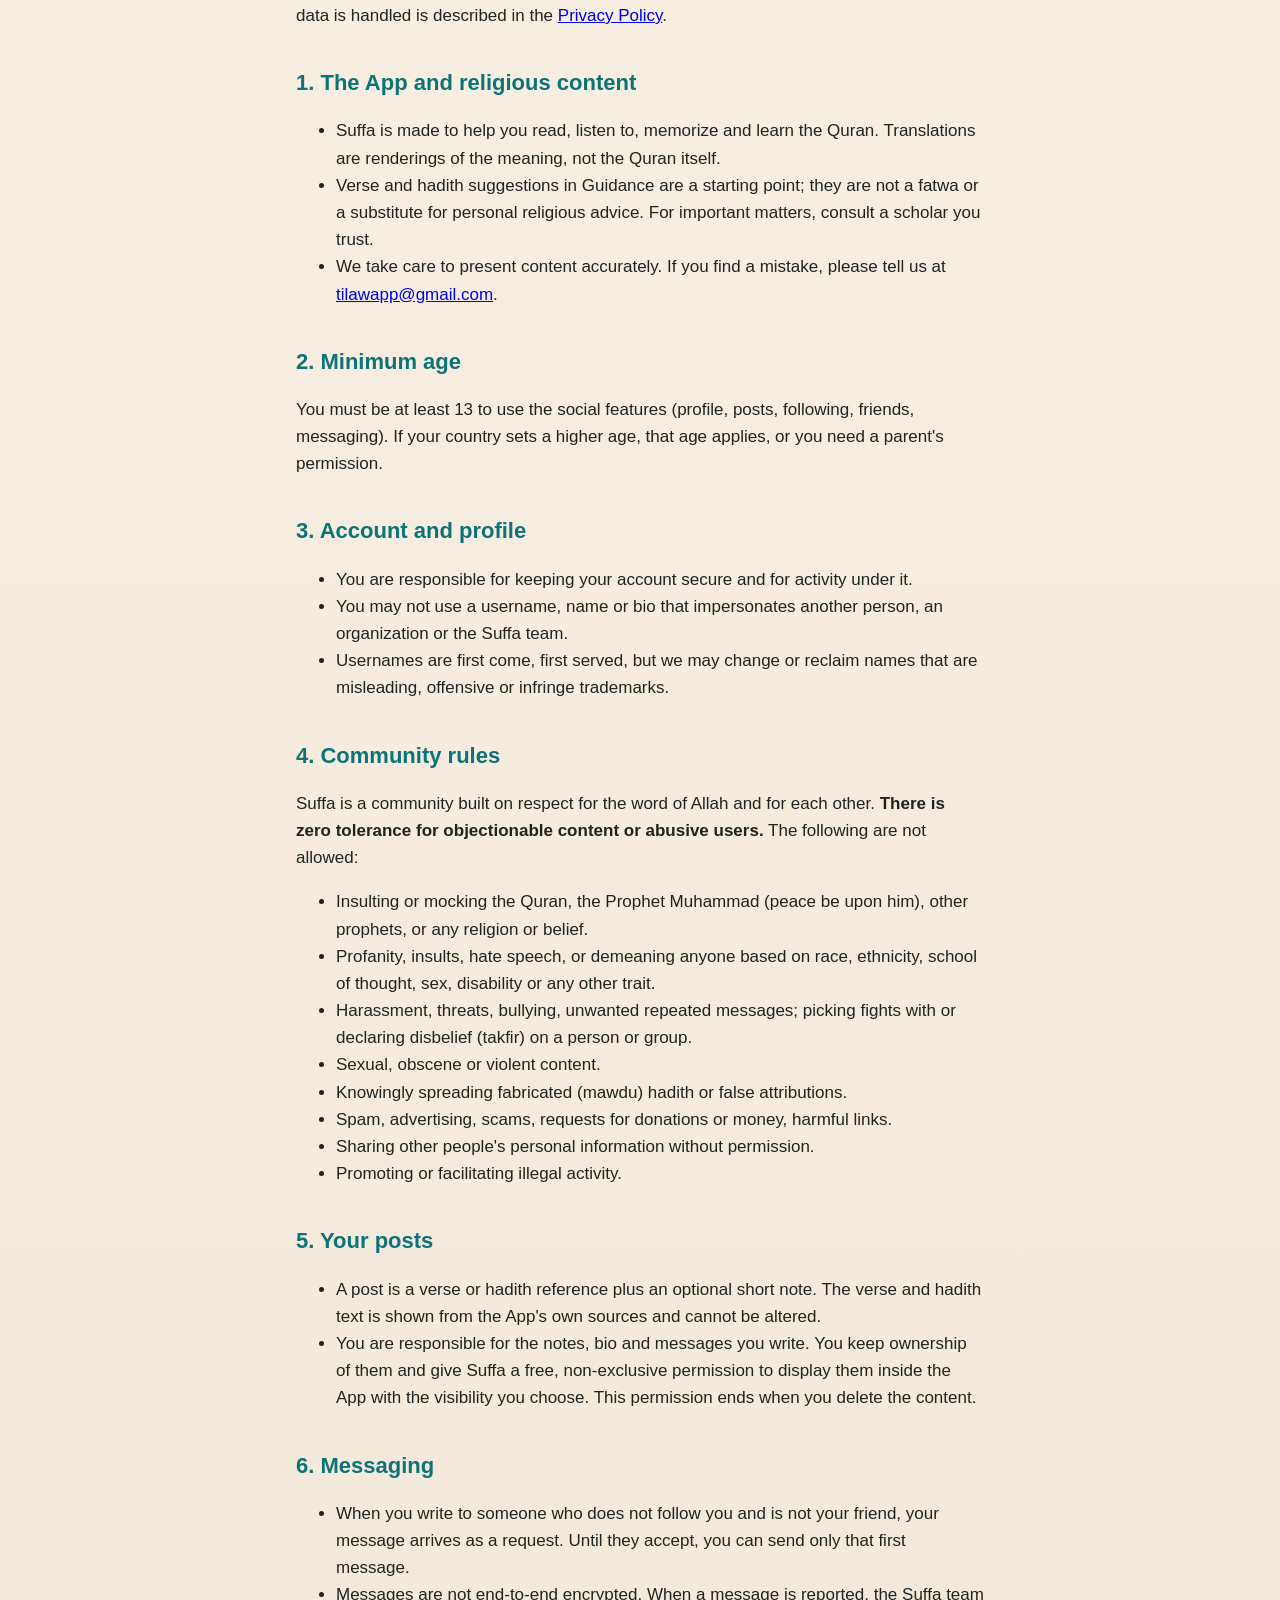
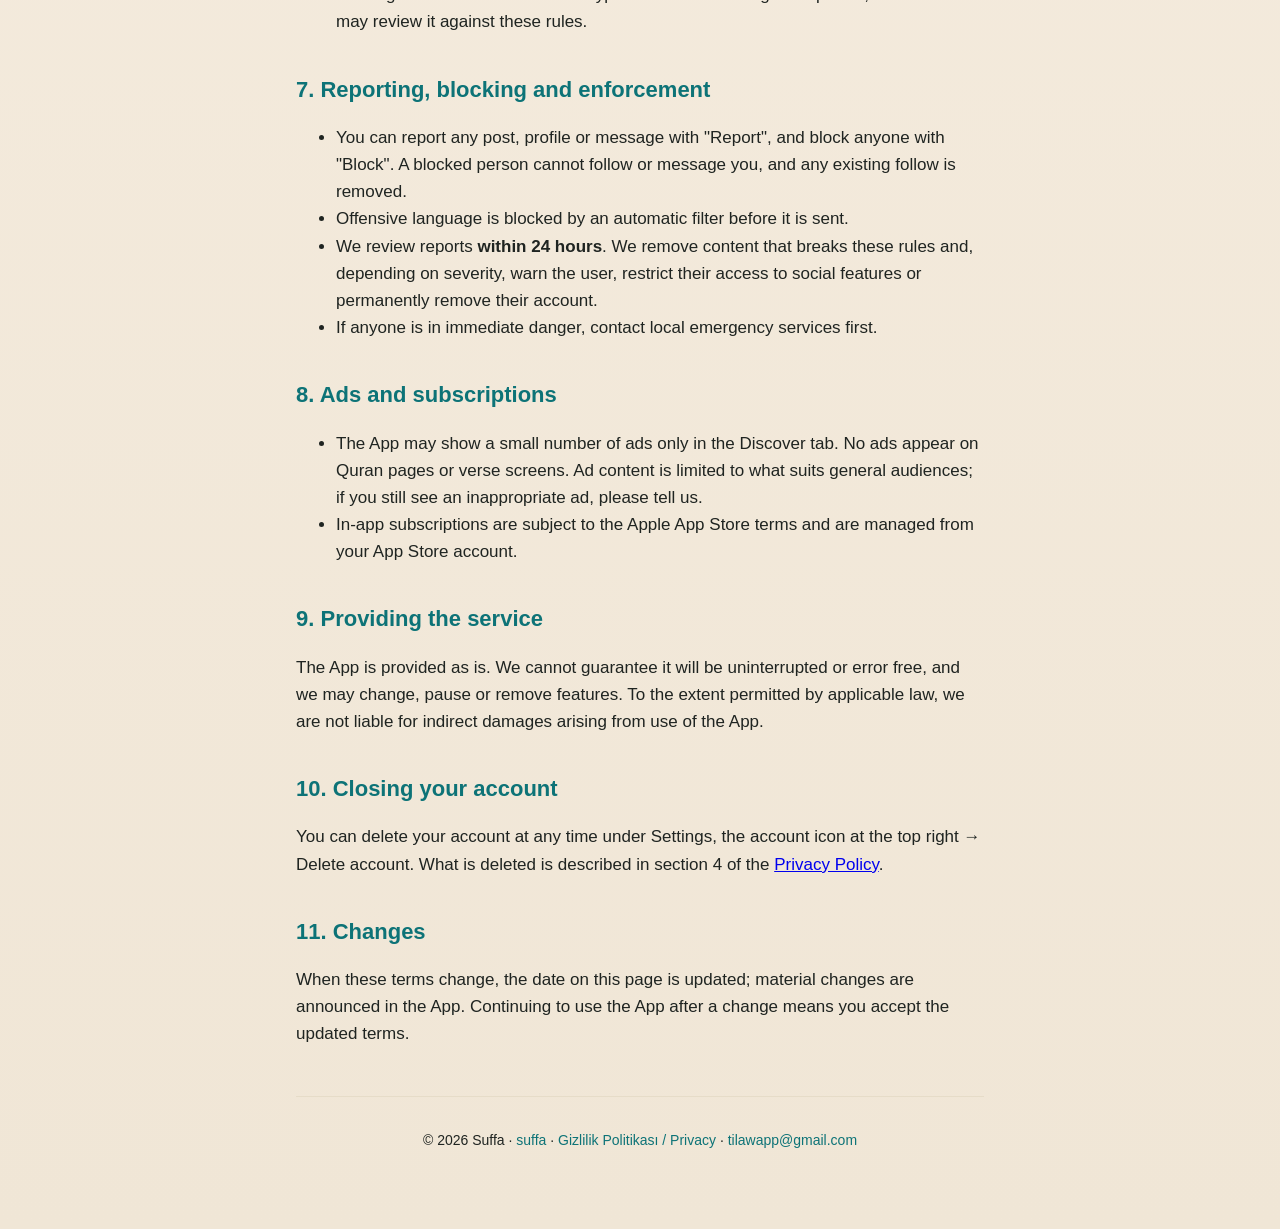
<file: terms.html>
<!doctype html>
<html lang="tr">
<head>
<meta charset="utf-8">
<meta name="viewport" content="width=device-width, initial-scale=1">
<title>Suffa Kullanım Şartları / Terms of Use</title>
<meta name="description" content="Suffa uygulamasının kullanım koşulları ve topluluk kuralları.">
<link rel="icon" href="icon-256.png">
<link rel="stylesheet" href="style.css">
</head>
<body>
<div class="wrap">
  <nav class="top">
    <a href="index.html">Ana sayfa</a>
    <a href="privacy.html">Gizlilik Politikası</a>
    <a href="#tr">Türkçe</a>
    <a href="#en">English</a>
  </nav>

  <h1 id="tr">Kullanım Şartları</h1>
  <p class="lead">Son güncelleme: 29 Eylül 2026</p>

  <p>Bu koşullar, iOS için <strong>Suffa</strong> uygulamasını ("Uygulama") kullanımınızı düzenler. Uygulamayı kullanarak ya da sosyal profil oluştururken koşulları kabul ederek bu metne uymayı kabul etmiş olursunuz. Kişisel verilerinizin nasıl işlendiği <a href="privacy.html">Gizlilik Politikası</a>'nda anlatılır.</p>

  <h2>1. Uygulama ve dinî içerik</h2>
  <ul>
    <li>Suffa, Kur'an okuma, dinleme, ezber ve öğrenmeye yardımcı olmak için hazırlanmıştır. Meal metinleri Kur'an'ın kendisi değil, anlamının çevirileridir.</li>
    <li>Rehberlik bölümündeki âyet ve hadis önerileri bir başlangıç noktasıdır; fetva ya da kişisel dinî danışmanlık yerine geçmez. Önemli konularda güvendiğiniz bir âlime danışın.</li>
    <li>İçeriği doğru sunmak için özen gösteriyoruz. Bir hata fark ederseniz lütfen <a href="mailto:tilawapp@gmail.com">tilawapp@gmail.com</a> adresine bildirin.</li>
  </ul>

  <h2>2. Yaş sınırı</h2>
  <p>Uygulamanın sosyal özelliklerini (profil, paylaşım, takip, arkadaşlık, mesajlaşma) kullanmak için en az 13 yaşında olmanız gerekir. Yaşadığınız ülkede daha yüksek bir yaş sınırı varsa o sınır geçerlidir ya da velinizin iznini almanız gerekir.</p>

  <h2>3. Hesap ve profil</h2>
  <ul>
    <li>Hesabınızın güvenliğinden ve hesabınızla yapılan işlemlerden siz sorumlusunuz.</li>
    <li>Başka bir kişiyi, kurumu ya da Suffa ekibini taklit eden kullanıcı adı, ad veya tanıtım yazısı kullanamazsınız.</li>
    <li>Kullanıcı adları ilk alanındır; ancak yanıltıcı, saldırgan ya da marka haklarını ihlal eden adları değiştirme veya geri alma hakkımız saklıdır.</li>
  </ul>

  <h2>4. Topluluk kuralları</h2>
  <p>Suffa, Allah'ın kelâmına ve birbirimize saygı üzerine kurulu bir topluluktur. <strong>Uygunsuz içeriğe ve taciz edici davranışa hiçbir şekilde tolerans gösterilmez.</strong> Aşağıdakiler yasaktır:</p>
  <ul>
    <li>Kur'an'a, Peygamberimiz'e (s.a.v.), diğer peygamberlere ya da herhangi bir dine veya inanca hakaret ya da alay.</li>
    <li>Küfür, hakaret, nefret söylemi; ırk, etnik köken, mezhep, cinsiyet, engellilik ya da başka bir özellik üzerinden aşağılama.</li>
    <li>Taciz, tehdit, zorbalık, istenmeyen ısrarlı mesajlar; bir kişiyi ya da grubu hedef alan kavga ve tekfir.</li>
    <li>Müstehcen, cinsel ya da şiddet içeren içerik.</li>
    <li>Uydurma (mevzû) olduğu bilinen hadisleri ya da yanlış atıfları bilerek yaymak.</li>
    <li>Spam, reklam, dolandırıcılık, bağış ya da para toplama çağrıları, zararlı bağlantılar.</li>
    <li>Başkalarının kişisel bilgilerini izinsiz paylaşmak.</li>
    <li>Yasa dışı faaliyetleri teşvik etmek ya da kolaylaştırmak.</li>
  </ul>

  <h2>5. Paylaşımlarınız</h2>
  <ul>
    <li>Paylaşımlar bir âyet ya da hadis kaynağından ve isteğe bağlı kısa bir nottan oluşur. Âyet ve hadis metni uygulamanın kendi kaynaklarından gösterilir; değiştirilemez.</li>
    <li>Yazdığınız notların, tanıtım yazınızın ve mesajlarınızın sorumluluğu size aittir. Bunların sahibi siz olmaya devam edersiniz; Suffa'ya bunları yalnızca Uygulama içinde, seçtiğiniz görünürlükle göstermek için ücretsiz ve münhasır olmayan bir izin vermiş olursunuz. Bir içeriği sildiğinizde bu izin sona erer.</li>
  </ul>

  <h2>6. Mesajlaşma</h2>
  <ul>
    <li>Takip etmediğiniz ya da arkadaşınız olmayan birine yazdığınızda mesajınız bir istek olarak gider. Karşı taraf kabul edene kadar yalnızca o ilk mesajı gönderebilirsiniz.</li>
    <li>Mesajlar uçtan uca şifreli değildir. Bir mesaj bildirildiğinde Suffa ekibi onu kurallara uygunluk açısından inceleyebilir.</li>
  </ul>

  <h2>7. Bildirme, engelleme ve yaptırımlar</h2>
  <ul>
    <li>Her paylaşımı, profili ve mesajı "Bildir" seçeneğiyle bize iletebilir, istediğiniz kişiyi "Engelle" ile engelleyebilirsiniz. Engellediğiniz kişi sizi takip edemez ve size mesaj gönderemez; sizi takip ediyorsa takibi kaldırılır.</li>
    <li>Uygunsuz dil, gönderilmeden önce otomatik bir filtreyle engellenir.</li>
    <li>Bildirimleri <strong>24 saat içinde</strong> inceleriz. Kuralları ihlal eden içeriği kaldırır; ihlalin ağırlığına göre uyarır, sosyal özelliklere erişimi kısıtlar ya da ihlal eden kullanıcının hesabını kalıcı olarak kapatırız.</li>
    <li>Acil bir tehlike söz konusuysa önce yerel acil durum servislerine başvurun.</li>
  </ul>

  <h2>8. Reklamlar ve abonelik</h2>
  <ul>
    <li>Uygulama, yalnızca Keşfet sekmesinde az sayıda reklam gösterebilir. Kur'an sayfalarında ve âyet ekranlarında reklam gösterilmez. Reklam içerikleri genel izleyiciye uygun olacak şekilde sınırlandırılmıştır; yine de uygunsuz bir reklam görürseniz bize bildirin.</li>
    <li>Uygulama içi abonelikler Apple App Store koşullarına tabidir ve App Store hesabınızdan yönetilir.</li>
  </ul>

  <h2>9. Hizmetin sunulması</h2>
  <p>Uygulamayı olduğu gibi sunuyoruz. Kesintisiz ya da hatasız çalışacağını garanti edemeyiz; özellikleri değiştirebilir, geçici olarak durdurabilir ya da kaldırabiliriz. Yürürlükteki hukukun izin verdiği ölçüde, Uygulamanın kullanımından doğan dolaylı zararlardan sorumlu değiliz.</p>

  <h2>10. Hesabı kapatma</h2>
  <p>Hesabınızı istediğiniz zaman Ayarlar ekranında sağ üstteki hesap simgesi → Hesabı sil ile silebilirsiniz. Silinen veriler <a href="privacy.html">Gizlilik Politikası</a>'nın 4. bölümünde açıklanmıştır.</p>

  <h2>11. Değişiklikler</h2>
  <p>Bu koşullar güncellendiğinde bu sayfadaki tarih değişir; önemli değişiklikler uygulama içinde bildirilir. Değişiklikten sonra Uygulamayı kullanmaya devam etmeniz yeni koşulları kabul ettiğiniz anlamına gelir.</p>

  <div class="note">İletişim ve bildirimler: <a href="mailto:tilawapp@gmail.com">tilawapp@gmail.com</a></div>

  <h1 id="en" style="margin-top:56px">Terms of Use</h1>
  <p class="lead">Last updated: September 29, 2026</p>

  <p>These terms govern your use of the <strong>Suffa</strong> iOS app (the "App"). By using the App, or by accepting these terms when creating a social profile, you agree to them. How your personal data is handled is described in the <a href="privacy.html#en">Privacy Policy</a>.</p>

  <h2>1. The App and religious content</h2>
  <ul>
    <li>Suffa is made to help you read, listen to, memorize and learn the Quran. Translations are renderings of the meaning, not the Quran itself.</li>
    <li>Verse and hadith suggestions in Guidance are a starting point; they are not a fatwa or a substitute for personal religious advice. For important matters, consult a scholar you trust.</li>
    <li>We take care to present content accurately. If you find a mistake, please tell us at <a href="mailto:tilawapp@gmail.com">tilawapp@gmail.com</a>.</li>
  </ul>

  <h2>2. Minimum age</h2>
  <p>You must be at least 13 to use the social features (profile, posts, following, friends, messaging). If your country sets a higher age, that age applies, or you need a parent's permission.</p>

  <h2>3. Account and profile</h2>
  <ul>
    <li>You are responsible for keeping your account secure and for activity under it.</li>
    <li>You may not use a username, name or bio that impersonates another person, an organization or the Suffa team.</li>
    <li>Usernames are first come, first served, but we may change or reclaim names that are misleading, offensive or infringe trademarks.</li>
  </ul>

  <h2>4. Community rules</h2>
  <p>Suffa is a community built on respect for the word of Allah and for each other. <strong>There is zero tolerance for objectionable content or abusive users.</strong> The following are not allowed:</p>
  <ul>
    <li>Insulting or mocking the Quran, the Prophet Muhammad (peace be upon him), other prophets, or any religion or belief.</li>
    <li>Profanity, insults, hate speech, or demeaning anyone based on race, ethnicity, school of thought, sex, disability or any other trait.</li>
    <li>Harassment, threats, bullying, unwanted repeated messages; picking fights with or declaring disbelief (takfir) on a person or group.</li>
    <li>Sexual, obscene or violent content.</li>
    <li>Knowingly spreading fabricated (mawdu) hadith or false attributions.</li>
    <li>Spam, advertising, scams, requests for donations or money, harmful links.</li>
    <li>Sharing other people's personal information without permission.</li>
    <li>Promoting or facilitating illegal activity.</li>
  </ul>

  <h2>5. Your posts</h2>
  <ul>
    <li>A post is a verse or hadith reference plus an optional short note. The verse and hadith text is shown from the App's own sources and cannot be altered.</li>
    <li>You are responsible for the notes, bio and messages you write. You keep ownership of them and give Suffa a free, non-exclusive permission to display them inside the App with the visibility you choose. This permission ends when you delete the content.</li>
  </ul>

  <h2>6. Messaging</h2>
  <ul>
    <li>When you write to someone who does not follow you and is not your friend, your message arrives as a request. Until they accept, you can send only that first message.</li>
    <li>Messages are not end-to-end encrypted. When a message is reported, the Suffa team may review it against these rules.</li>
  </ul>

  <h2>7. Reporting, blocking and enforcement</h2>
  <ul>
    <li>You can report any post, profile or message with "Report", and block anyone with "Block". A blocked person cannot follow or message you, and any existing follow is removed.</li>
    <li>Offensive language is blocked by an automatic filter before it is sent.</li>
    <li>We review reports <strong>within 24 hours</strong>. We remove content that breaks these rules and, depending on severity, warn the user, restrict their access to social features or permanently remove their account.</li>
    <li>If anyone is in immediate danger, contact local emergency services first.</li>
  </ul>

  <h2>8. Ads and subscriptions</h2>
  <ul>
    <li>The App may show a small number of ads only in the Discover tab. No ads appear on Quran pages or verse screens. Ad content is limited to what suits general audiences; if you still see an inappropriate ad, please tell us.</li>
    <li>In-app subscriptions are subject to the Apple App Store terms and are managed from your App Store account.</li>
  </ul>

  <h2>9. Providing the service</h2>
  <p>The App is provided as is. We cannot guarantee it will be uninterrupted or error free, and we may change, pause or remove features. To the extent permitted by applicable law, we are not liable for indirect damages arising from use of the App.</p>

  <h2>10. Closing your account</h2>
  <p>You can delete your account at any time under Settings, the account icon at the top right → Delete account. What is deleted is described in section 4 of the <a href="privacy.html#en">Privacy Policy</a>.</p>

  <h2>11. Changes</h2>
  <p>When these terms change, the date on this page is updated; material changes are announced in the App. Continuing to use the App after a change means you accept the updated terms.</p>

  <footer>
    <p>© 2026 Suffa · <a href="index.html">suffa</a> · <a href="privacy.html">Gizlilik Politikası / Privacy</a> · <a href="mailto:tilawapp@gmail.com">tilawapp@gmail.com</a></p>
  </footer>
</div>
</body>
</html>
</file>
<file: style.css>
:root {
  --bg: #FFF8F0;
  --bg2: #F0E6D6;
  --card: #FFFFFF;
  --text: #1F2421;
  --muted: #5F675F;
  --primary: #0D7377;
  --accent: #C4972F;
  --border: #E6DCC8;
}
@media (prefers-color-scheme: dark) {
  :root:not([data-theme="light"]) {
    --bg: #12100D; --bg2: #1C1813; --card: #211D17; --text: #F5E6C8; --muted: #B7AA90;
    --primary: #14B8A6; --accent: #D4A843; --border: #33291C;
  }
}
* { box-sizing: border-box; }
html { -webkit-text-size-adjust: 100%; }
body {
  margin: 0; background: linear-gradient(180deg, var(--bg) 0%, var(--bg2) 100%); color: var(--text);
  font: 17px/1.6 -apple-system, "SF Pro Text", "Segoe UI", Roboto, Helvetica, Arial, sans-serif;
  min-height: 100vh; overflow-wrap: break-word;
}
.wrap { max-width: 720px; margin: 0 auto; padding: 40px 16px 64px; }
header.hero { text-align: center; padding: 24px 0 8px; }
header.hero img { width: 112px; height: 112px; border-radius: 26px; box-shadow: 0 8px 28px rgba(0,0,0,.12); }
h1 { font-size: 34px; margin: 18px 0 6px; letter-spacing: -0.01em; text-wrap: balance; }
h2 { font-size: 22px; margin: 36px 0 10px; color: var(--primary); }
h3 { font-size: 18px; margin: 24px 0 6px; }
p, li { color: var(--text); }
.lead { color: var(--muted); font-size: 19px; margin: 0 auto 20px; max-width: 560px; text-wrap: balance; }
.cta { display: inline-block; background: var(--primary); color: #fff; text-decoration: none; padding: 12px 22px; border-radius: 14px; font-weight: 600; margin: 8px 6px; }
.cta.secondary { background: transparent; color: var(--primary); border: 1.5px solid var(--primary); }
.grid { display: grid; grid-template-columns: repeat(auto-fit, minmax(210px, 1fr)); gap: 14px; margin-top: 28px; }
.card { background: var(--card); border: 1px solid var(--border); border-radius: 16px; padding: 18px; }
.card h3 { margin: 0 0 6px; font-size: 17px; }
.card p { margin: 0; color: var(--muted); font-size: 15px; }
nav.top { display: flex; flex-wrap: wrap; gap: 6px 18px; justify-content: center; font-size: 15px; margin-bottom: 8px; }
nav.top a, footer a { color: var(--primary); text-decoration: none; }
footer { margin-top: 48px; padding-top: 18px; border-top: 1px solid var(--border); color: var(--muted); font-size: 14px; text-align: center; }
.lang { display: flex; gap: 10px; justify-content: flex-end; font-size: 14px; }
.lang a { color: var(--muted); }
table { border-collapse: collapse; width: 100%; font-size: 15px; }
td, th { border-bottom: 1px solid var(--border); padding: 8px 6px; text-align: left; vertical-align: top; }
th { color: var(--muted); font-weight: 600; }
.note { background: var(--card); border-left: 3px solid var(--accent); padding: 10px 14px; border-radius: 8px; font-size: 15px; }
code { background: var(--card); padding: 1px 6px; border-radius: 6px; font-size: 14px; border: 1px solid var(--border); }
</file>
